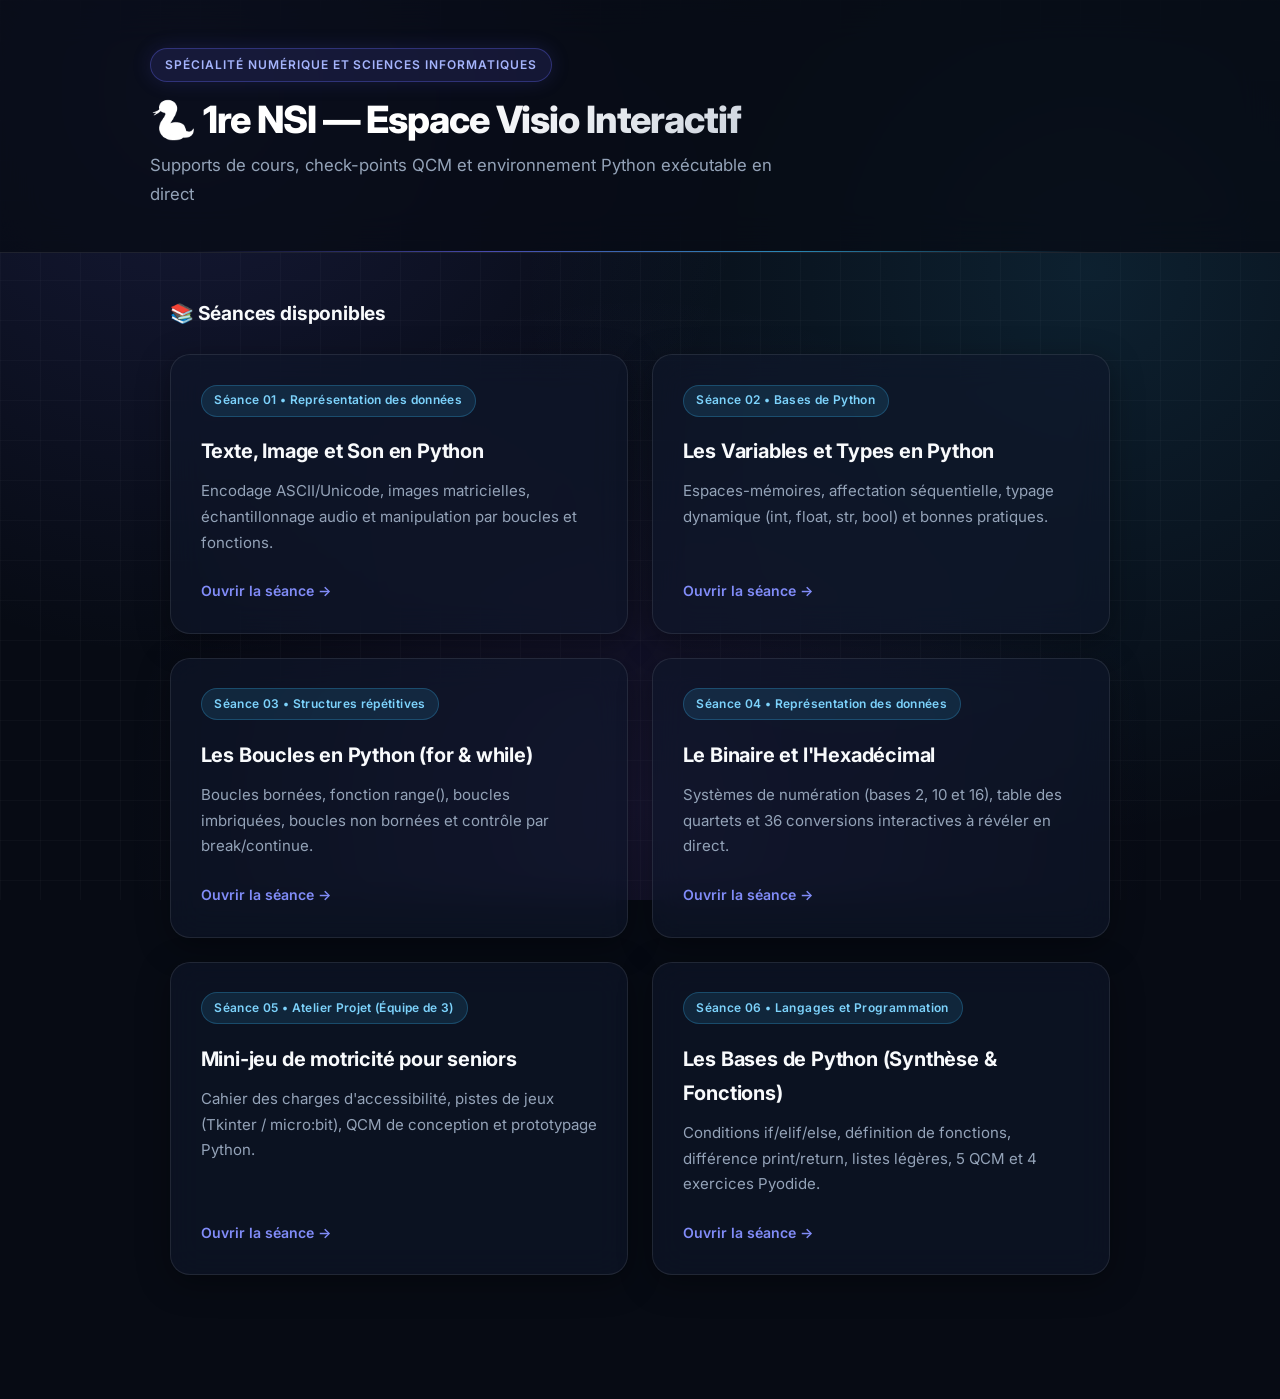
<file: index.html>
<!DOCTYPE html>
<html lang="fr">
<head>
    <meta charset="UTF-8">
    <meta name="viewport" content="width=device-width, initial-scale=1.0">
    <title>1re NSI — Cours en Visio</title>
    <link rel="stylesheet" href="style.css">
</head>
<body>
    <header class="navbar">
        <div class="navbar-inner">
            <span class="navbar-tag">Spécialité Numérique et Sciences Informatiques</span>
            <h1>🐍 1re NSI — Espace Visio Interactif</h1>
            <p>Supports de cours, check-points QCM et environnement Python exécutable en direct</p>
        </div>
    </header>

    <main class="container">
        <h2 class="section-title">📚 Séances disponibles</h2>
        <div class="grid-seances">
            <a href="seance-1.html" class="card">
                <div>
                    <span class="badge">Séance 01 • Représentation des données</span>
                    <h3>Texte, Image et Son en Python</h3>
                    <p>Encodage ASCII/Unicode, images matricielles, échantillonnage audio et manipulation par boucles et fonctions.</p>
                </div>
                <div class="card-footer">Ouvrir la séance →</div>
            </a>

            <a href="seance-2.html" class="card">
                <div>
                    <span class="badge">Séance 02 • Bases de Python</span>
                    <h3>Les Variables et Types en Python</h3>
                    <p>Espaces-mémoires, affectation séquentielle, typage dynamique (int, float, str, bool) et bonnes pratiques.</p>
                </div>
                <div class="card-footer">Ouvrir la séance →</div>
            </a>
            <a href="seance-3.html" class="card">
                <div>
                    <span class="badge">Séance 03 • Structures répétitives</span>
                    <h3>Les Boucles en Python (for &amp; while)</h3>
                    <p>Boucles bornées, fonction range(), boucles imbriquées, boucles non bornées et contrôle par break/continue.</p>
                </div>
                <div class="card-footer">Ouvrir la séance →</div>
            </a>
            <a href="seance-4.html" class="card">
                <div>
                    <span class="badge">Séance 04 • Représentation des données</span>
                    <h3>Le Binaire et l'Hexadécimal</h3>
                    <p>Systèmes de numération (bases 2, 10 et 16), table des quartets et 36 conversions interactives à révéler en direct.</p>
                </div>
                <div class="card-footer">Ouvrir la séance →</div>
            </a>
            <a href="seance-5.html" class="card">
                <div>
                    <span class="badge">Séance 05 • Atelier Projet (Équipe de 3)</span>
                    <h3>Mini-jeu de motricité pour seniors</h3>
                    <p>Cahier des charges d'accessibilité, pistes de jeux (Tkinter / micro:bit), QCM de conception et prototypage Python.</p>
                </div>
                <div class="card-footer">Ouvrir la séance →</div>
            </a>
            <a href="seance-6.html" class="card">
                <div>
                    <span class="badge">Séance 06 • Langages et Programmation</span>
                    <h3>Les Bases de Python (Synthèse &amp; Fonctions)</h3>
                    <p>Conditions if/elif/else, définition de fonctions, différence print/return, listes légères, 5 QCM et 4 exercices Pyodide.</p>
                </div>
                <div class="card-footer">Ouvrir la séance →</div>
            </a>
        </div>
    </main>
</body>
</html>
</file>
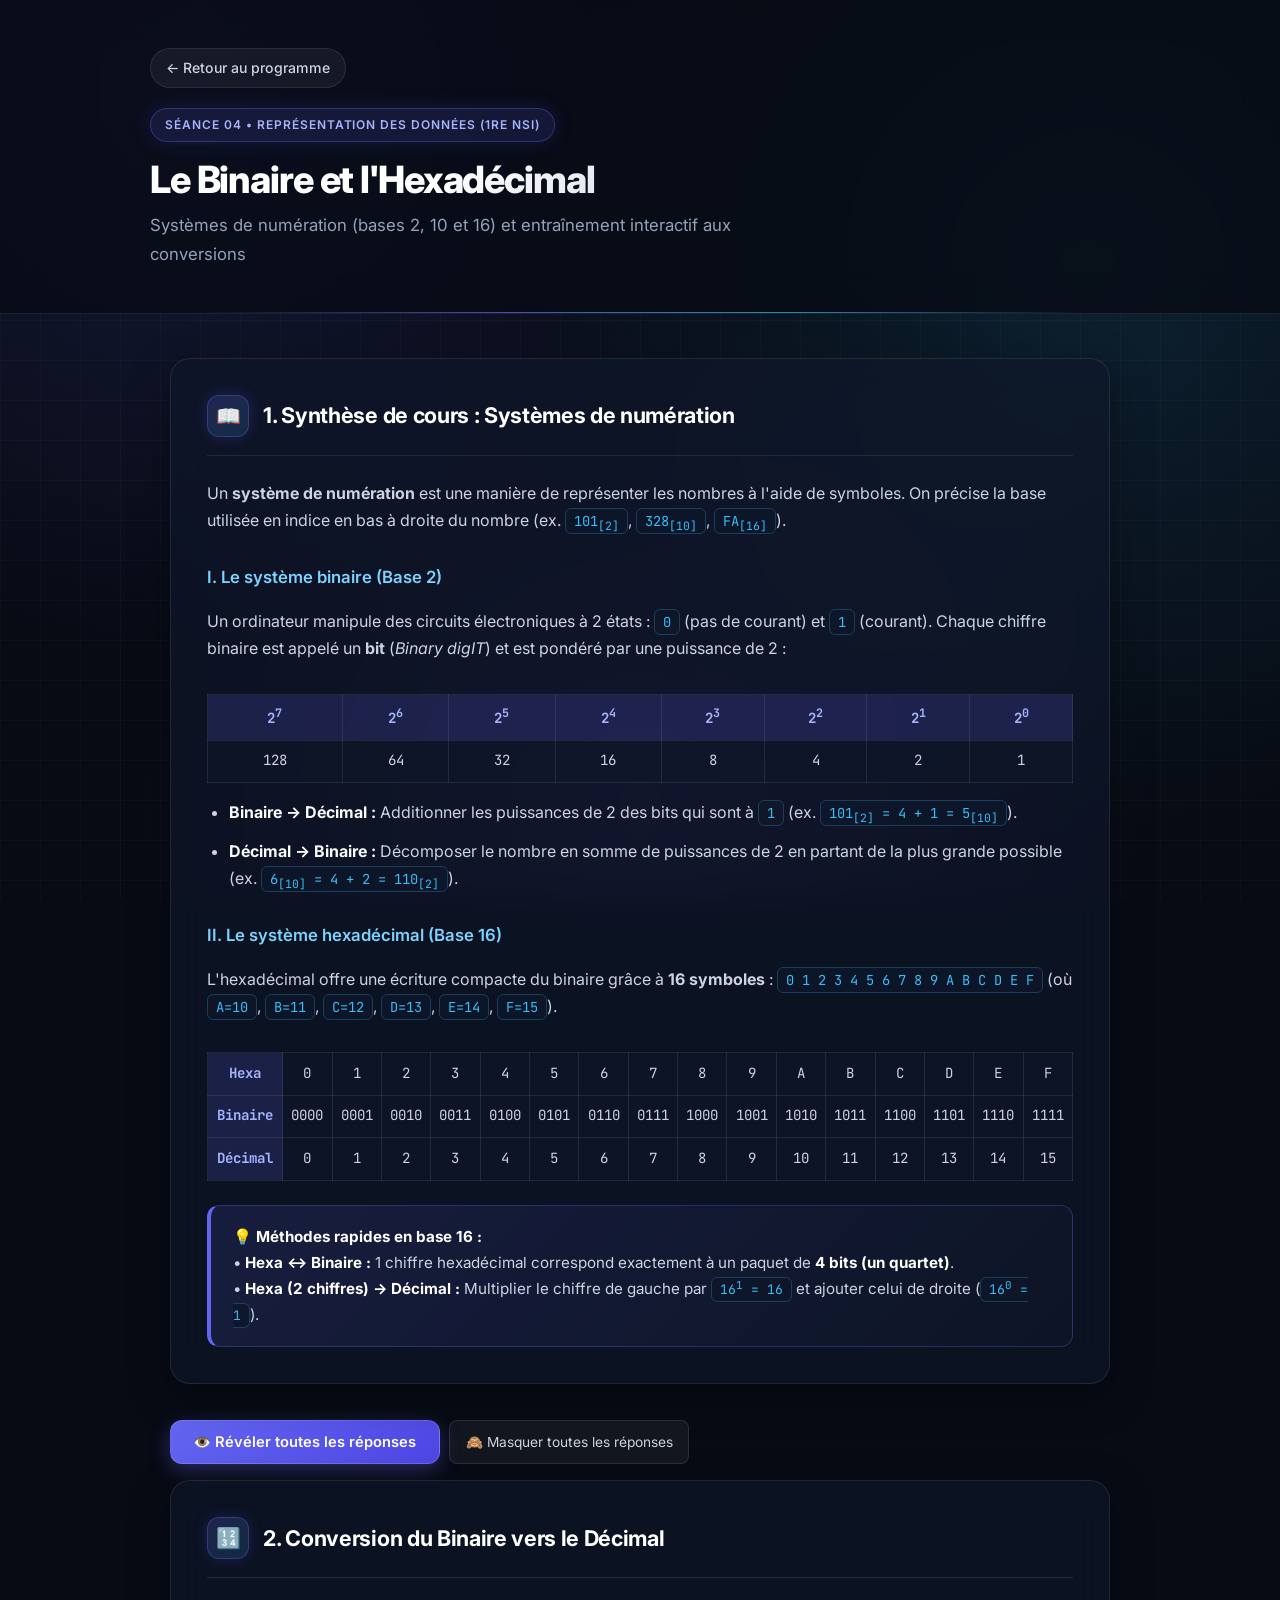
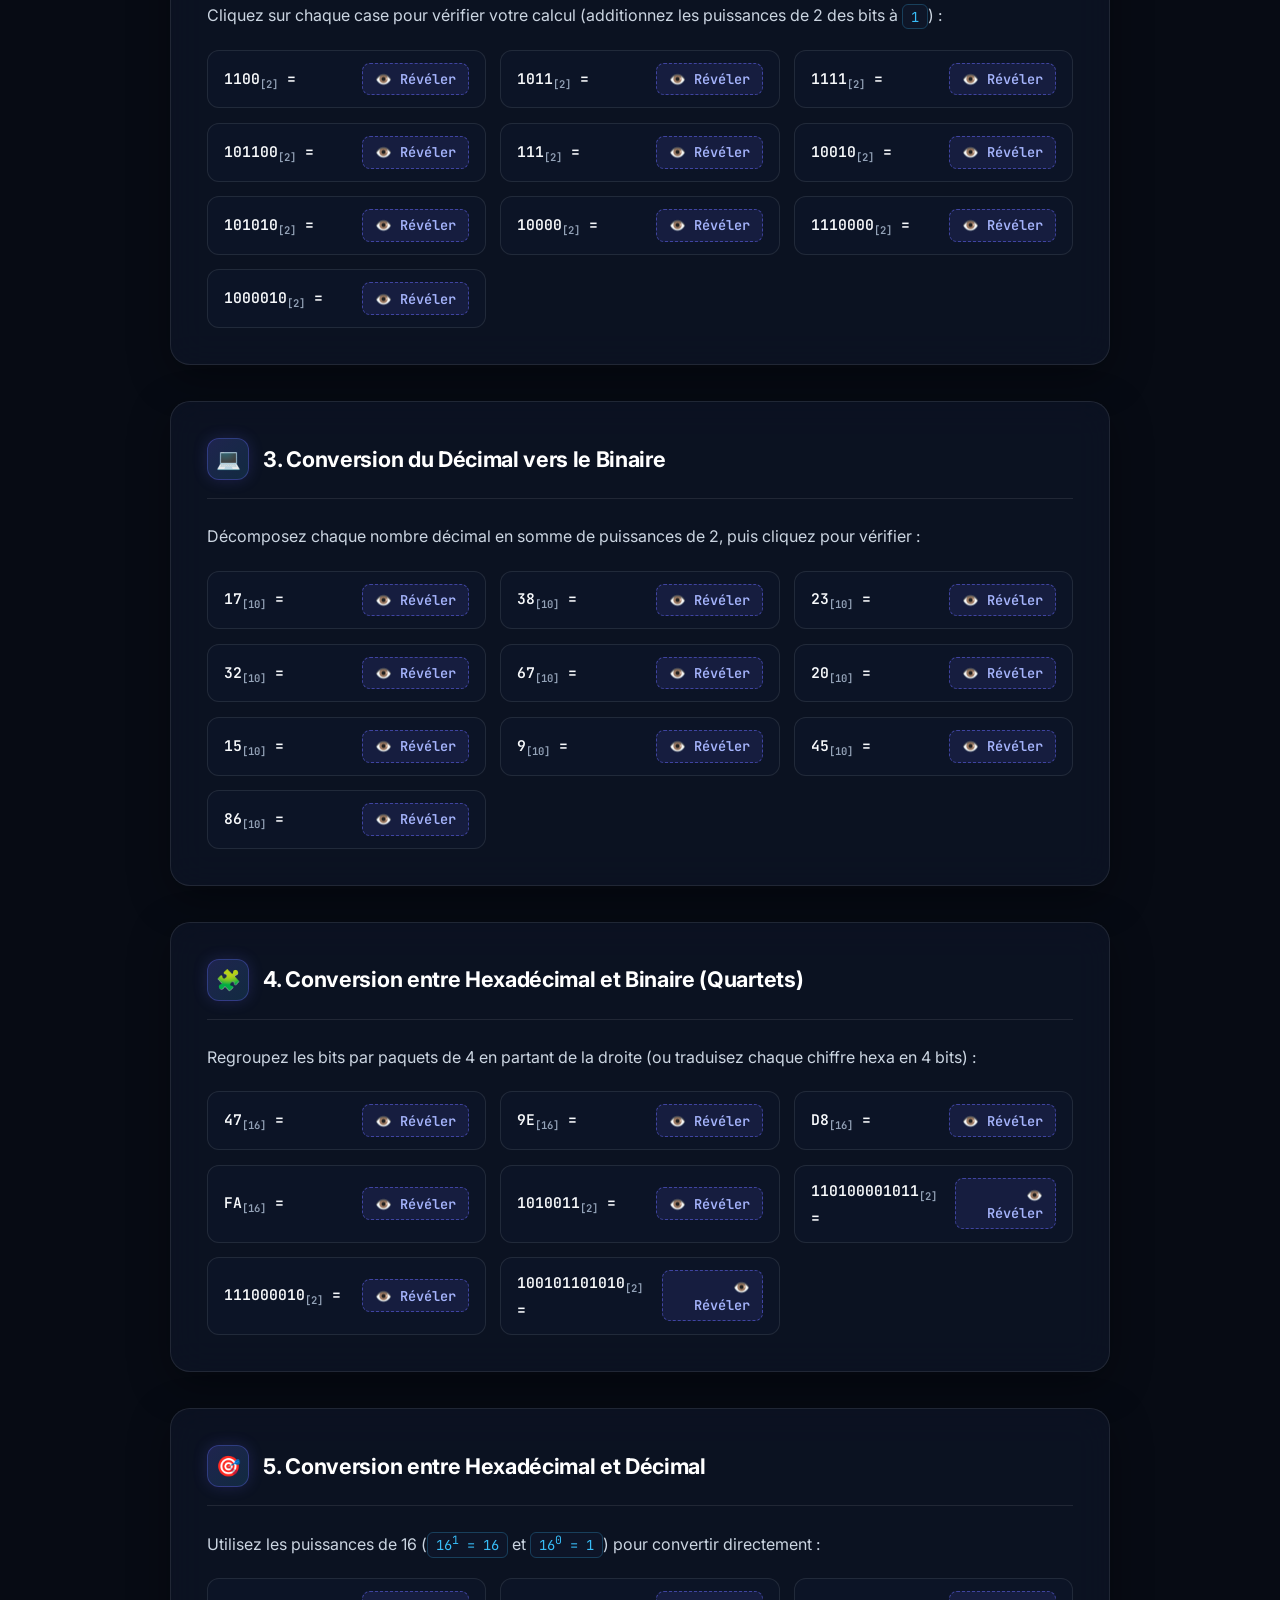
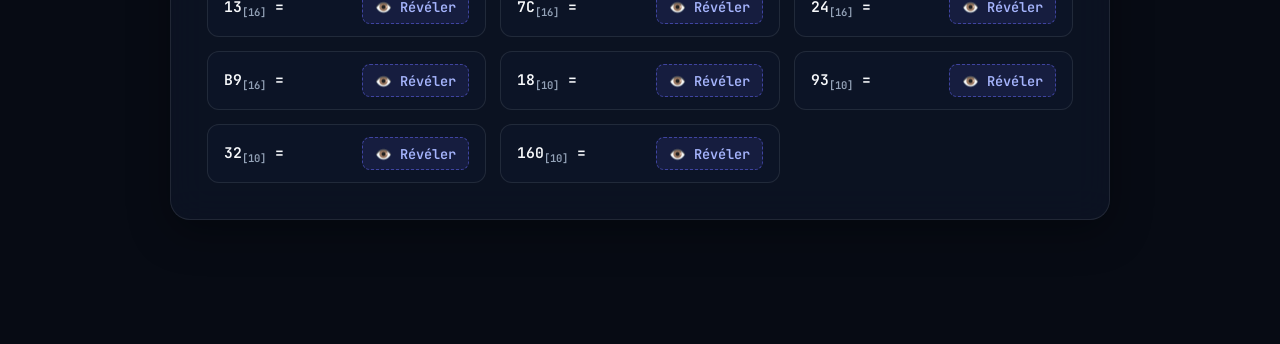
<file: seance-4.html>
<!DOCTYPE html>
<html lang="fr">
<head>
    <meta charset="UTF-8">
    <meta name="viewport" content="width=device-width, initial-scale=1.0">
    <title>Séance 04 — Le Binaire et l'Hexadécimal (1re NSI)</title>
    <link rel="stylesheet" href="style.css">
</head>
<body>
    <header class="navbar">
        <div class="navbar-inner">
            <a href="index.html" class="back-link">← Retour au programme</a>
            <br>
            <span class="navbar-tag">Séance 04 • Représentation des données (1re NSI)</span>
            <h1>Le Binaire et l'Hexadécimal</h1>
            <p>Systèmes de numération (bases 2, 10 et 16) et entraînement interactif aux conversions</p>
        </div>
    </header>

    <main class="container">
        <!-- PARTIE 1 : SYNTHÈSE DE COURS -->
        <section class="box">
            <div class="box-header">
                <div class="box-icon">📖</div>
                <h2>1. Synthèse de cours : Systèmes de numération</h2>
            </div>

            <p>Un <strong>système de numération</strong> est une manière de représenter les nombres à l'aide de symboles. On précise la base utilisée en indice en bas à droite du nombre (ex. <code>101<sub>[2]</sub></code>, <code>328<sub>[10]</sub></code>, <code>FA<sub>[16]</sub></code>).</p>

            <h3>I. Le système binaire (Base 2)</h3>
            <p>Un ordinateur manipule des circuits électroniques à 2 états : <code>0</code> (pas de courant) et <code>1</code> (courant). Chaque chiffre binaire est appelé un <strong>bit</strong> (<em>Binary digIT</em>) et est pondéré par une puissance de 2 :</p>

            <div style="overflow-x: auto;">
                <table class="table-bases">
                    <tr>
                        <th>2<sup>7</sup></th>
                        <th>2<sup>6</sup></th>
                        <th>2<sup>5</sup></th>
                        <th>2<sup>4</sup></th>
                        <th>2<sup>3</sup></th>
                        <th>2<sup>2</sup></th>
                        <th>2<sup>1</sup></th>
                        <th>2<sup>0</sup></th>
                    </tr>
                    <tr>
                        <td>128</td>
                        <td>64</td>
                        <td>32</td>
                        <td>16</td>
                        <td>8</td>
                        <td>4</td>
                        <td>2</td>
                        <td>1</td>
                    </tr>
                </table>
            </div>

            <ul>
                <li><strong>Binaire → Décimal :</strong> Additionner les puissances de 2 des bits qui sont à <code>1</code> (ex. <code>101<sub>[2]</sub> = 4 + 1 = 5<sub>[10]</sub></code>).</li>
                <li><strong>Décimal → Binaire :</strong> Décomposer le nombre en somme de puissances de 2 en partant de la plus grande possible (ex. <code>6<sub>[10]</sub> = 4 + 2 = 110<sub>[2]</sub></code>).</li>
            </ul>

            <h3>II. Le système hexadécimal (Base 16)</h3>
            <p>L'hexadécimal offre une écriture compacte du binaire grâce à <strong>16 symboles</strong> : <code>0 1 2 3 4 5 6 7 8 9 A B C D E F</code> (où <code>A=10</code>, <code>B=11</code>, <code>C=12</code>, <code>D=13</code>, <code>E=14</code>, <code>F=15</code>).</p>

            <div style="overflow-x: auto;">
                <table class="table-bases">
                    <tr>
                        <th>Hexa</th>
                        <td>0</td><td>1</td><td>2</td><td>3</td><td>4</td><td>5</td><td>6</td><td>7</td>
                        <td>8</td><td>9</td><td>A</td><td>B</td><td>C</td><td>D</td><td>E</td><td>F</td>
                    </tr>
                    <tr>
                        <th>Binaire</th>
                        <td>0000</td><td>0001</td><td>0010</td><td>0011</td><td>0100</td><td>0101</td><td>0110</td><td>0111</td>
                        <td>1000</td><td>1001</td><td>1010</td><td>1011</td><td>1100</td><td>1101</td><td>1110</td><td>1111</td>
                    </tr>
                    <tr>
                        <th>Décimal</th>
                        <td>0</td><td>1</td><td>2</td><td>3</td><td>4</td><td>5</td><td>6</td><td>7</td>
                        <td>8</td><td>9</td><td>10</td><td>11</td><td>12</td><td>13</td><td>14</td><td>15</td>
                    </tr>
                </table>
            </div>

            <div class="callout">
                💡 <strong>Méthodes rapides en base 16 :</strong><br>
                • <strong>Hexa ↔ Binaire :</strong> 1 chiffre hexadécimal correspond exactement à un paquet de <strong>4 bits (un quartet)</strong>.<br>
                • <strong>Hexa (2 chiffres) → Décimal :</strong> Multiplier le chiffre de gauche par <code>16<sup>1</sup> = 16</code> et ajouter celui de droite (<code>16<sup>0</sup> = 1</code>).
            </div>
        </section>

        <!-- BARRE DE CONTRÔLE GLOBAL POUR LA VISIO -->
        <div class="toolbar-actions">
            <button class="btn-primary" onclick="toggleToutesReponses(true)">👁️ Révéler toutes les réponses</button>
            <button class="btn-secondary" onclick="toggleToutesReponses(false)">🙈 Masquer toutes les réponses</button>
        </div>

        <!-- PARTIE 2 : CONVERSION BINAIRE -> DÉCIMAL -->
        <section class="box">
            <div class="box-header">
                <div class="box-icon">🔢</div>
                <h2>2. Conversion du Binaire vers le Décimal</h2>
            </div>
            <p>Cliquez sur chaque case pour vérifier votre calcul (additionnez les puissances de 2 des bits à <code>1</code>) :</p>

            <div class="conv-grid">
                <div class="conv-item">
                    <span class="conv-question">1100<sub>[2]</sub> =</span>
                    <button class="reveal-chip" data-answer="12 [10]" onclick="toggleChip(this)">👁️ Révéler</button>
                </div>
                <div class="conv-item">
                    <span class="conv-question">1011<sub>[2]</sub> =</span>
                    <button class="reveal-chip" data-answer="11 [10]" onclick="toggleChip(this)">👁️ Révéler</button>
                </div>
                <div class="conv-item">
                    <span class="conv-question">1111<sub>[2]</sub> =</span>
                    <button class="reveal-chip" data-answer="15 [10]" onclick="toggleChip(this)">👁️ Révéler</button>
                </div>
                <div class="conv-item">
                    <span class="conv-question">101100<sub>[2]</sub> =</span>
                    <button class="reveal-chip" data-answer="44 [10]" onclick="toggleChip(this)">👁️ Révéler</button>
                </div>
                <div class="conv-item">
                    <span class="conv-question">111<sub>[2]</sub> =</span>
                    <button class="reveal-chip" data-answer="7 [10]" onclick="toggleChip(this)">👁️ Révéler</button>
                </div>
                <div class="conv-item">
                    <span class="conv-question">10010<sub>[2]</sub> =</span>
                    <button class="reveal-chip" data-answer="18 [10]" onclick="toggleChip(this)">👁️ Révéler</button>
                </div>
                <div class="conv-item">
                    <span class="conv-question">101010<sub>[2]</sub> =</span>
                    <button class="reveal-chip" data-answer="42 [10]" onclick="toggleChip(this)">👁️ Révéler</button>
                </div>
                <div class="conv-item">
                    <span class="conv-question">10000<sub>[2]</sub> =</span>
                    <button class="reveal-chip" data-answer="16 [10]" onclick="toggleChip(this)">👁️ Révéler</button>
                </div>
                <div class="conv-item">
                    <span class="conv-question">1110000<sub>[2]</sub> =</span>
                    <button class="reveal-chip" data-answer="112 [10]" onclick="toggleChip(this)">👁️ Révéler</button>
                </div>
                <div class="conv-item">
                    <span class="conv-question">1000010<sub>[2]</sub> =</span>
                    <button class="reveal-chip" data-answer="66 [10]" onclick="toggleChip(this)">👁️ Révéler</button>
                </div>
            </div>
        </section>

        <!-- PARTIE 3 : CONVERSION DÉCIMAL -> BINAIRE -->
        <section class="box">
            <div class="box-header">
                <div class="box-icon">💻</div>
                <h2>3. Conversion du Décimal vers le Binaire</h2>
            </div>
            <p>Décomposez chaque nombre décimal en somme de puissances de 2, puis cliquez pour vérifier :</p>

            <div class="conv-grid">
                <div class="conv-item">
                    <span class="conv-question">17<sub>[10]</sub> =</span>
                    <button class="reveal-chip" data-answer="10001 [2]" onclick="toggleChip(this)">👁️ Révéler</button>
                </div>
                <div class="conv-item">
                    <span class="conv-question">38<sub>[10]</sub> =</span>
                    <button class="reveal-chip" data-answer="100110 [2]" onclick="toggleChip(this)">👁️ Révéler</button>
                </div>
                <div class="conv-item">
                    <span class="conv-question">23<sub>[10]</sub> =</span>
                    <button class="reveal-chip" data-answer="10111 [2]" onclick="toggleChip(this)">👁️ Révéler</button>
                </div>
                <div class="conv-item">
                    <span class="conv-question">32<sub>[10]</sub> =</span>
                    <button class="reveal-chip" data-answer="100000 [2]" onclick="toggleChip(this)">👁️ Révéler</button>
                </div>
                <div class="conv-item">
                    <span class="conv-question">67<sub>[10]</sub> =</span>
                    <button class="reveal-chip" data-answer="1000011 [2]" onclick="toggleChip(this)">👁️ Révéler</button>
                </div>
                <div class="conv-item">
                    <span class="conv-question">20<sub>[10]</sub> =</span>
                    <button class="reveal-chip" data-answer="10100 [2]" onclick="toggleChip(this)">👁️ Révéler</button>
                </div>
                <div class="conv-item">
                    <span class="conv-question">15<sub>[10]</sub> =</span>
                    <button class="reveal-chip" data-answer="1111 [2]" onclick="toggleChip(this)">👁️ Révéler</button>
                </div>
                <div class="conv-item">
                    <span class="conv-question">9<sub>[10]</sub> =</span>
                    <button class="reveal-chip" data-answer="1001 [2]" onclick="toggleChip(this)">👁️ Révéler</button>
                </div>
                <div class="conv-item">
                    <span class="conv-question">45<sub>[10]</sub> =</span>
                    <button class="reveal-chip" data-answer="101101 [2]" onclick="toggleChip(this)">👁️ Révéler</button>
                </div>
                <div class="conv-item">
                    <span class="conv-question">86<sub>[10]</sub> =</span>
                    <button class="reveal-chip" data-answer="1010110 [2]" onclick="toggleChip(this)">👁️ Révéler</button>
                </div>
            </div>
        </section>

        <!-- PARTIE 4 : CONVERSION HEXADÉCIMAL <-> BINAIRE -->
        <section class="box">
            <div class="box-header">
                <div class="box-icon">🧩</div>
                <h2>4. Conversion entre Hexadécimal et Binaire (Quartets)</h2>
            </div>
            <p>Regroupez les bits par paquets de 4 en partant de la droite (ou traduisez chaque chiffre hexa en 4 bits) :</p>

            <div class="conv-grid">
                <div class="conv-item">
                    <span class="conv-question">47<sub>[16]</sub> =</span>
                    <button class="reveal-chip" data-answer="0100 0111 [2]" onclick="toggleChip(this)">👁️ Révéler</button>
                </div>
                <div class="conv-item">
                    <span class="conv-question">9E<sub>[16]</sub> =</span>
                    <button class="reveal-chip" data-answer="1001 1110 [2]" onclick="toggleChip(this)">👁️ Révéler</button>
                </div>
                <div class="conv-item">
                    <span class="conv-question">D8<sub>[16]</sub> =</span>
                    <button class="reveal-chip" data-answer="1101 1000 [2]" onclick="toggleChip(this)">👁️ Révéler</button>
                </div>
                <div class="conv-item">
                    <span class="conv-question">FA<sub>[16]</sub> =</span>
                    <button class="reveal-chip" data-answer="1111 1010 [2]" onclick="toggleChip(this)">👁️ Révéler</button>
                </div>
                <div class="conv-item">
                    <span class="conv-question">1010011<sub>[2]</sub> =</span>
                    <button class="reveal-chip" data-answer="53 [16]" onclick="toggleChip(this)">👁️ Révéler</button>
                </div>
                <div class="conv-item">
                    <span class="conv-question">110100001011<sub>[2]</sub> =</span>
                    <button class="reveal-chip" data-answer="D0B [16]" onclick="toggleChip(this)">👁️ Révéler</button>
                </div>
                <div class="conv-item">
                    <span class="conv-question">111000010<sub>[2]</sub> =</span>
                    <button class="reveal-chip" data-answer="1C2 [16]" onclick="toggleChip(this)">👁️ Révéler</button>
                </div>
                <div class="conv-item">
                    <span class="conv-question">100101101010<sub>[2]</sub> =</span>
                    <button class="reveal-chip" data-answer="96A [16]" onclick="toggleChip(this)">👁️ Révéler</button>
                </div>
            </div>
        </section>

        <!-- PARTIE 5 : CONVERSION HEXADÉCIMAL <-> DÉCIMAL -->
        <section class="box">
            <div class="box-header">
                <div class="box-icon">🎯</div>
                <h2>5. Conversion entre Hexadécimal et Décimal</h2>
            </div>
            <p>Utilisez les puissances de 16 (<code>16<sup>1</sup> = 16</code> et <code>16<sup>0</sup> = 1</code>) pour convertir directement :</p>

            <div class="conv-grid">
                <div class="conv-item">
                    <span class="conv-question">13<sub>[16]</sub> =</span>
                    <button class="reveal-chip" data-answer="19 [10]" onclick="toggleChip(this)">👁️ Révéler</button>
                </div>
                <div class="conv-item">
                    <span class="conv-question">7C<sub>[16]</sub> =</span>
                    <button class="reveal-chip" data-answer="124 [10]" onclick="toggleChip(this)">👁️ Révéler</button>
                </div>
                <div class="conv-item">
                    <span class="conv-question">24<sub>[16]</sub> =</span>
                    <button class="reveal-chip" data-answer="36 [10]" onclick="toggleChip(this)">👁️ Révéler</button>
                </div>
                <div class="conv-item">
                    <span class="conv-question">B9<sub>[16]</sub> =</span>
                    <button class="reveal-chip" data-answer="185 [10]" onclick="toggleChip(this)">👁️ Révéler</button>
                </div>
                <div class="conv-item">
                    <span class="conv-question">18<sub>[10]</sub> =</span>
                    <button class="reveal-chip" data-answer="12 [16]" onclick="toggleChip(this)">👁️ Révéler</button>
                </div>
                <div class="conv-item">
                    <span class="conv-question">93<sub>[10]</sub> =</span>
                    <button class="reveal-chip" data-answer="5D [16]" onclick="toggleChip(this)">👁️ Révéler</button>
                </div>
                <div class="conv-item">
                    <span class="conv-question">32<sub>[10]</sub> =</span>
                    <button class="reveal-chip" data-answer="20 [16]" onclick="toggleChip(this)">👁️ Révéler</button>
                </div>
                <div class="conv-item">
                    <span class="conv-question">160<sub>[10]</sub> =</span>
                    <button class="reveal-chip" data-answer="A0 [16]" onclick="toggleChip(this)">👁️ Révéler</button>
                </div>
            </div>
        </section>
    </main>

    <script>
        function toggleChip(btn) {
            const estRevele = btn.classList.toggle('revealed');
            if (estRevele) {
                btn.textContent = btn.getAttribute('data-answer');
            } else {
                btn.textContent = '👁️ Révéler';
            }
        }

        function toggleToutesReponses(afficher) {
            document.querySelectorAll('.reveal-chip').forEach(btn => {
                if (afficher) {
                    btn.classList.add('revealed');
                    btn.textContent = btn.getAttribute('data-answer');
                } else {
                    btn.classList.remove('revealed');
                    btn.textContent = '👁️ Révéler';
                }
            });
        }
    </script>
</body>
</html>
</file>
<file: style.css>
@import url('https://fonts.googleapis.com/css2?family=Inter:wght@400;500;600;700;800&family=JetBrains+Mono:wght@400;500;600&display=swap');

:root {
    --bg-base: #070b14;
    --glass-bg: rgba(15, 23, 42, 0.62);
    --glass-bg-hover: rgba(30, 41, 59, 0.72);
    --glass-border: rgba(255, 255, 255, 0.09);
    --glass-border-hover: rgba(99, 102, 241, 0.45);
    --primary: #6366f1;
    --primary-glow: rgba(99, 102, 241, 0.35);
    --accent: #38bdf8;
    --text-main: #f8fafc;
    --text-secondary: #cbd5e1;
    --text-muted: #94a3b8;
    --success: #10b981;
    --danger: #f43f5e;
    --radius-lg: 20px;
    --radius-md: 12px;
}

* {
    box-sizing: border-box;
}

body {
    font-family: 'Inter', system-ui, -apple-system, sans-serif;
    background-color: var(--bg-base);
    background-image:
        radial-gradient(circle at 15% 10%, rgba(99, 102, 241, 0.16) 0%, transparent 42%),
        radial-gradient(circle at 85% 30%, rgba(56, 189, 248, 0.12) 0%, transparent 45%),
        radial-gradient(circle at 50% 90%, rgba(139, 92, 246, 0.12) 0%, transparent 50%),
        linear-gradient(rgba(255, 255, 255, 0.025) 1px, transparent 1px),
        linear-gradient(90deg, rgba(255, 255, 255, 0.025) 1px, transparent 1px);
    background-size: 100% 100%, 100% 100%, 100% 100%, 40px 40px, 40px 40px;
    background-attachment: fixed;
    color: var(--text-main);
    line-height: 1.7;
    margin: 0;
    padding-bottom: 5rem;
    -webkit-font-smoothing: antialiased;
}

/* --- EN-TÊTE HERO & NAVIGATION --- */
.navbar {
    background: rgba(7, 11, 20, 0.75);
    backdrop-filter: blur(20px);
    -webkit-backdrop-filter: blur(20px);
    border-bottom: 1px solid var(--glass-border);
    padding: 3rem 2rem 2.75rem;
    position: relative;
    overflow: hidden;
}

.navbar::before {
    content: "";
    position: absolute;
    bottom: 0;
    left: 15%;
    right: 15%;
    height: 1px;
    background: linear-gradient(90deg, transparent, var(--primary), var(--accent), transparent);
    opacity: 0.7;
}

.navbar-inner {
    max-width: 980px;
    margin: 0 auto;
    position: relative;
    z-index: 1;
}

.navbar-tag {
    display: inline-flex;
    align-items: center;
    gap: 0.4rem;
    background: rgba(99, 102, 241, 0.14);
    border: 1px solid rgba(99, 102, 241, 0.35);
    color: #a5b4fc;
    font-size: 0.75rem;
    font-weight: 600;
    letter-spacing: 0.08em;
    text-transform: uppercase;
    padding: 0.35rem 0.9rem;
    border-radius: 999px;
    margin-bottom: 1rem;
    box-shadow: 0 0 20px rgba(99, 102, 241, 0.15);
}

.navbar h1 {
    margin: 0;
    font-size: 2.35rem;
    font-weight: 800;
    letter-spacing: -0.03em;
    line-height: 1.15;
    background: linear-gradient(135deg, #ffffff 30%, #94a3b8 100%);
    -webkit-background-clip: text;
    -webkit-text-fill-color: transparent;
}

.navbar p {
    margin: 0.65rem 0 0;
    color: var(--text-muted);
    font-size: 1.05rem;
    max-width: 650px;
}

.back-link {
    display: inline-flex;
    align-items: center;
    gap: 0.45rem;
    color: var(--text-secondary);
    text-decoration: none;
    font-size: 0.88rem;
    font-weight: 500;
    margin-bottom: 1.25rem;
    padding: 0.45rem 0.95rem;
    border-radius: 999px;
    background: rgba(255, 255, 255, 0.05);
    border: 1px solid var(--glass-border);
    transition: all 0.2s ease;
}

.back-link:hover {
    background: rgba(255, 255, 255, 0.1);
    border-color: rgba(255, 255, 255, 0.25);
    color: #ffffff;
    transform: translateX(-2px);
}

/* --- CONTENEUR PRINCIPAL --- */
.container {
    max-width: 980px;
    margin: 2.75rem auto;
    padding: 0 1.25rem;
}

.section-title {
    font-size: 1.2rem;
    font-weight: 700;
    color: var(--text-main);
    margin-bottom: 1.5rem;
    letter-spacing: -0.01em;
    display: flex;
    align-items: center;
    gap: 0.6rem;
}

/* --- GRILLE DES SÉANCES (PAGE D'ACCUEIL) --- */
.grid-seances {
    display: grid;
    grid-template-columns: repeat(auto-fill, minmax(310px, 1fr));
    gap: 1.5rem;
}

.card {
    background: var(--glass-bg);
    backdrop-filter: blur(16px);
    -webkit-backdrop-filter: blur(16px);
    border: 1px solid var(--glass-border);
    border-radius: var(--radius-lg);
    padding: 1.85rem;
    text-decoration: none;
    color: inherit;
    box-shadow: 0 8px 32px rgba(0, 0, 0, 0.35);
    display: flex;
    flex-direction: column;
    justify-content: space-between;
    transition: all 0.3s cubic-bezier(0.22, 1, 0.36, 1);
    position: relative;
    overflow: hidden;
}

.card::before {
    content: "";
    position: absolute;
    inset: 0;
    border-radius: var(--radius-lg);
    padding: 1px;
    background: linear-gradient(135deg, rgba(99, 102, 241, 0.6), rgba(56, 189, 248, 0.2), transparent);
    -webkit-mask: linear-gradient(#fff 0 0) content-box, linear-gradient(#fff 0 0);
    -webkit-mask-composite: xor;
    mask-composite: exclude;
    opacity: 0;
    transition: opacity 0.3s ease;
    pointer-events: none;
}

.card:hover:not(.disabled) {
    transform: translateY(-5px);
    background: var(--glass-bg-hover);
    box-shadow: 0 20px 40px rgba(0, 0, 0, 0.45), 0 0 25px rgba(99, 102, 241, 0.15);
}

.card:hover:not(.disabled)::before {
    opacity: 1;
}

.card.disabled {
    opacity: 0.5;
    cursor: not-allowed;
}

.badge {
    display: inline-block;
    width: fit-content;
    background: rgba(56, 189, 248, 0.12);
    border: 1px solid rgba(56, 189, 248, 0.25);
    color: #7dd3fc;
    padding: 0.3rem 0.8rem;
    border-radius: 999px;
    font-size: 0.75rem;
    font-weight: 600;
    letter-spacing: 0.03em;
    margin-bottom: 1.1rem;
}

.card.disabled .badge {
    background: rgba(148, 163, 184, 0.1);
    border-color: rgba(148, 163, 184, 0.2);
    color: #94a3b8;
}

.card h3 {
    margin: 0 0 0.65rem;
    font-size: 1.25rem;
    font-weight: 700;
    color: var(--text-main);
    letter-spacing: -0.01em;
}

.card p {
    margin: 0 0 1.5rem;
    color: var(--text-muted);
    font-size: 0.94rem;
}

.card-footer {
    font-size: 0.88rem;
    font-weight: 600;
    color: #818cf8;
    display: flex;
    align-items: center;
    gap: 0.4rem;
    transition: gap 0.2s ease, color 0.2s ease;
}

.card:hover:not(.disabled) .card-footer {
    color: #a5b4fc;
    gap: 0.65rem;
}

.card.disabled .card-footer {
    color: #64748b;
}

/* --- BLOCS DE CONTENU GLASSMORPHISM (PAGE DE SÉANCE) --- */
.box {
    background: var(--glass-bg);
    backdrop-filter: blur(18px);
    -webkit-backdrop-filter: blur(18px);
    border: 1px solid var(--glass-border);
    border-radius: var(--radius-lg);
    padding: 2.25rem;
    margin-bottom: 2.25rem;
    box-shadow: 0 12px 40px rgba(0, 0, 0, 0.35);
}

.box-header {
    display: flex;
    align-items: center;
    gap: 0.9rem;
    margin-bottom: 1.5rem;
    padding-bottom: 1.15rem;
    border-bottom: 1px solid var(--glass-border);
}

.box-icon {
    width: 42px;
    height: 42px;
    border-radius: 12px;
    background: linear-gradient(135deg, rgba(99, 102, 241, 0.22), rgba(56, 189, 248, 0.15));
    border: 1px solid rgba(99, 102, 241, 0.35);
    color: #a5b4fc;
    display: flex;
    align-items: center;
    justify-content: center;
    font-size: 1.25rem;
    flex-shrink: 0;
    box-shadow: 0 0 15px rgba(99, 102, 241, 0.2);
}

.box h2 {
    margin: 0;
    font-size: 1.35rem;
    font-weight: 700;
    letter-spacing: -0.015em;
    color: #ffffff;
}

.box h3 {
    font-size: 1.05rem;
    font-weight: 600;
    color: #7dd3fc;
    margin-top: 1.75rem;
    margin-bottom: 0.75rem;
    display: flex;
    align-items: center;
    gap: 0.5rem;
}

.box p {
    color: var(--text-secondary);
}

.box ul {
    padding-left: 1.35rem;
    color: var(--text-secondary);
}

.box li {
    margin-bottom: 0.65rem;
}

.box li strong {
    color: #f8fafc;
}

code {
    font-family: 'JetBrains Mono', monospace;
    background: rgba(15, 23, 42, 0.85);
    color: #38bdf8;
    border: 1px solid rgba(56, 189, 248, 0.25);
    padding: 0.18rem 0.5rem;
    border-radius: 6px;
    font-size: 0.86em;
}

.callout {
    background: linear-gradient(135deg, rgba(99, 102, 241, 0.14), rgba(15, 23, 42, 0.6));
    border: 1px solid rgba(99, 102, 241, 0.3);
    border-left: 4px solid var(--primary);
    padding: 1.15rem 1.4rem;
    border-radius: var(--radius-md);
    margin-top: 1.5rem;
    font-size: 0.95rem;
    color: var(--text-secondary);
}

.callout strong {
    color: #ffffff;
}

/* --- QCM INTERACTIF --- */
.quiz-options {
    display: flex;
    flex-direction: column;
    gap: 0.75rem;
    margin-top: 1.25rem;
}

.quiz-options button {
    width: 100%;
    text-align: left;
    padding: 1rem 1.25rem;
    border: 1px solid var(--glass-border);
    border-radius: var(--radius-md);
    background: rgba(15, 23, 42, 0.55);
    color: var(--text-main);
    cursor: pointer;
    font-family: inherit;
    font-size: 0.96rem;
    font-weight: 500;
    transition: all 0.2s ease;
}

.quiz-options button:hover {
    border-color: var(--primary);
    background: rgba(99, 102, 241, 0.15);
    transform: translateX(4px);
}

.quiz-options button.correct {
    background: rgba(16, 185, 129, 0.16);
    border-color: var(--success);
    color: #6ee7b7;
    font-weight: 600;
    box-shadow: 0 0 20px rgba(16, 185, 129, 0.15);
}

.quiz-options button.wrong {
    background: rgba(244, 63, 94, 0.16);
    border-color: var(--danger);
    color: #fda4af;
}

.feedback {
    margin-top: 1rem;
    font-weight: 600;
    font-size: 0.95rem;
    min-height: 1.4em;
}

/* --- ÉDITEUR PYTHON --- */
.ide-container {
    border: 1px solid rgba(255, 255, 255, 0.12);
    border-radius: 16px;
    overflow: hidden;
    margin-top: 1.5rem;
    background: #131520;
    box-shadow: 0 18px 45px rgba(0, 0, 0, 0.55), 0 0 0 1px rgba(99, 102, 241, 0.15);
}

.ide-toolbar {
    display: flex;
    justify-content: space-between;
    align-items: center;
    background: #0d0f17;
    padding: 0.8rem 1.15rem;
    border-bottom: 1px solid rgba(255, 255, 255, 0.08);
    flex-wrap: wrap;
    gap: 0.6rem;
}

.ide-title-group {
    display: flex;
    align-items: center;
    gap: 0.85rem;
}

.window-dots {
    display: flex;
    gap: 6px;
}

.window-dots span {
    width: 11px;
    height: 11px;
    border-radius: 50%;
    display: inline-block;
}
.dot-red { background: #ff5f56; }
.dot-yellow { background: #ffbd2e; }
.dot-green { background: #27c93f; }

.ide-filename {
    color: var(--text-secondary);
    font-family: 'JetBrains Mono', monospace;
    font-size: 0.85rem;
    font-weight: 500;
}

.CodeMirror {
    height: auto;
    min-height: 185px;
    font-family: 'JetBrains Mono', monospace !important;
    font-size: 14.5px;
    line-height: 1.65;
    padding: 0.6rem 0;
    background: #161824 !important;
}

.CodeMirror-gutters {
    background: #12141e !important;
    border-right: 1px solid rgba(255, 255, 255, 0.06) !important;
}

.btn-run {
    background: linear-gradient(135deg, #10b981, #059669);
    color: #ffffff;
    border: none;
    padding: 0.5rem 1.15rem;
    border-radius: 8px;
    cursor: pointer;
    font-family: inherit;
    font-size: 0.86rem;
    font-weight: 600;
    box-shadow: 0 4px 14px rgba(16, 185, 129, 0.3);
    transition: all 0.2s;
}

.btn-run:hover:not(:disabled) {
    filter: brightness(1.1);
    transform: translateY(-1px);
}

.btn-run:disabled {
    background: #334155;
    box-shadow: none;
    color: #94a3b8;
    cursor: wait;
}

.btn-secondary {
    background: rgba(255, 255, 255, 0.05);
    color: var(--text-secondary);
    border: 1px solid rgba(255, 255, 255, 0.1);
    padding: 0.5rem 0.95rem;
    border-radius: 8px;
    cursor: pointer;
    font-family: inherit;
    font-size: 0.86rem;
    margin-right: 0.45rem;
    transition: all 0.2s;
}

.btn-secondary:hover {
    background: rgba(255, 255, 255, 0.12);
    color: #ffffff;
}

.console-header {
    background: #0a0c12;
    color: #64748b;
    font-family: 'JetBrains Mono', monospace;
    font-size: 0.72rem;
    font-weight: 600;
    padding: 0.45rem 1.15rem;
    border-top: 1px solid rgba(255, 255, 255, 0.07);
    text-transform: uppercase;
    letter-spacing: 0.1em;
}

.console-output {
    margin: 0;
    padding: 1.1rem 1.25rem;
    background: #06080d;
    color: #34d399;
    font-family: 'JetBrains Mono', monospace;
    font-size: 0.9rem;
    white-space: pre-wrap;
    min-height: 54px;
}

.console-output.console-error {
    color: #fb7185;
}

/* --- BOUTON & BLOC CORRECTION --- */
.btn-primary {
    background: linear-gradient(135deg, #6366f1, #4f46e5);
    color: #ffffff;
    border: 1px solid rgba(255, 255, 255, 0.15);
    padding: 0.75rem 1.4rem;
    border-radius: var(--radius-md);
    cursor: pointer;
    font-family: inherit;
    font-size: 0.92rem;
    font-weight: 600;
    box-shadow: 0 6px 20px var(--primary-glow);
    transition: all 0.2s ease;
}

.btn-primary:hover {
    transform: translateY(-2px);
    box-shadow: 0 10px 25px rgba(99, 102, 241, 0.5);
}

.correction {
    margin-top: 1.35rem;
    padding: 1.35rem 1.5rem;
    background: rgba(16, 185, 129, 0.08);
    border: 1px solid rgba(16, 185, 129, 0.3);
    border-radius: var(--radius-md);
}

.correction h4 {
    margin: 0 0 0.85rem;
    color: #6ee7b7;
    font-size: 0.98rem;
}

.correction pre {
    background: #090d16;
    border: 1px solid rgba(255, 255, 255, 0.08);
    color: #f8fafc;
    padding: 1.1rem;
    border-radius: 10px;
    overflow-x: auto;
    margin: 0;
}

.correction pre code {
    background: transparent;
    border: none;
    color: inherit;
    padding: 0;
}

.hidden {
    display: none;
}

@media (max-width: 640px) {
    .navbar { padding: 2.25rem 1.25rem; }
    .navbar h1 { font-size: 1.7rem; }
    .box { padding: 1.4rem; }
}
/* --- CASES À CLIQUER (RÉPONSES INTERACTIVES) --- */
.conv-grid {
    display: grid;
    grid-template-columns: repeat(auto-fill, minmax(265px, 1fr));
    gap: 0.9rem;
    margin-top: 1.25rem;
}

.conv-item {
    display: flex;
    align-items: center;
    justify-content: space-between;
    gap: 0.75rem;
    background: rgba(15, 23, 42, 0.65);
    border: 1px solid var(--glass-border);
    border-radius: var(--radius-md);
    padding: 0.75rem 1rem;
    transition: border-color 0.2s ease;
}

.conv-item:hover {
    border-color: rgba(99, 102, 241, 0.4);
}

.conv-question {
    font-family: 'JetBrains Mono', monospace;
    font-size: 0.92rem;
    font-weight: 600;
    color: var(--text-main);
}

.conv-question sub {
    font-size: 0.72em;
    color: #94a3b8;
}

.reveal-chip {
    font-family: 'JetBrains Mono', monospace;
    font-size: 0.85rem;
    font-weight: 600;
    padding: 0.4rem 0.75rem;
    border-radius: 8px;
    border: 1px dashed rgba(99, 102, 241, 0.55);
    background: rgba(99, 102, 241, 0.12);
    color: #a5b4fc;
    cursor: pointer;
    transition: all 0.2s ease;
    text-align: right;
}

.reveal-chip:hover {
    background: rgba(99, 102, 241, 0.25);
    border-style: solid;
    color: #ffffff;
}

.reveal-chip.revealed {
    border: 1px solid rgba(16, 185, 129, 0.5);
    background: rgba(16, 185, 129, 0.16);
    color: #6ee7b7;
    box-shadow: 0 0 15px rgba(16, 185, 129, 0.15);
}

.toolbar-actions {
    display: flex;
    gap: 0.6rem;
    flex-wrap: wrap;
    margin-bottom: 1rem;
}

.table-bases {
    width: 100%;
    border-collapse: collapse;
    margin-top: 1rem;
    font-family: 'JetBrains Mono', monospace;
    font-size: 0.88rem;
    text-align: center;
}

.table-bases th, .table-bases td {
    padding: 0.55rem 0.4rem;
    border: 1px solid var(--glass-border);
}

.table-bases th {
    background: rgba(99, 102, 241, 0.18);
    color: #a5b4fc;
}

.table-bases td {
    background: rgba(15, 23, 42, 0.45);
    color: var(--text-secondary);
}
</file>
